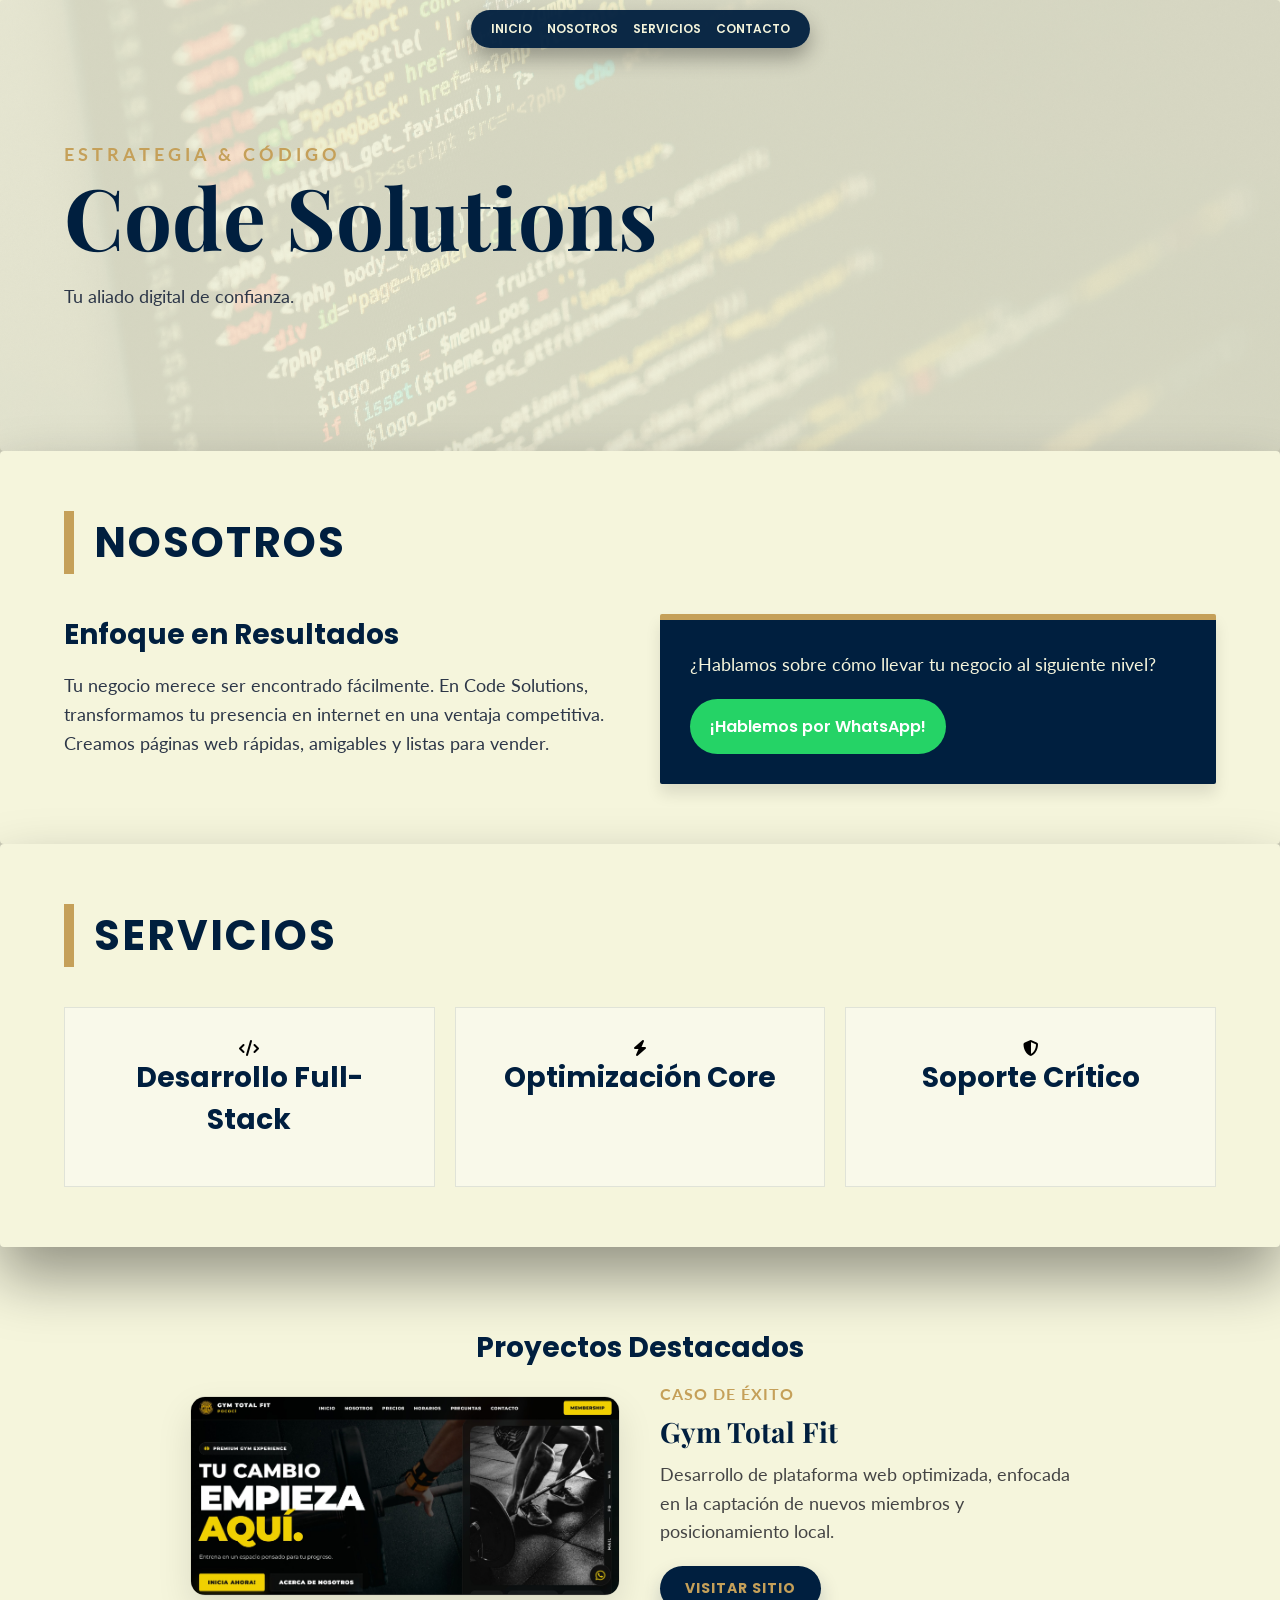
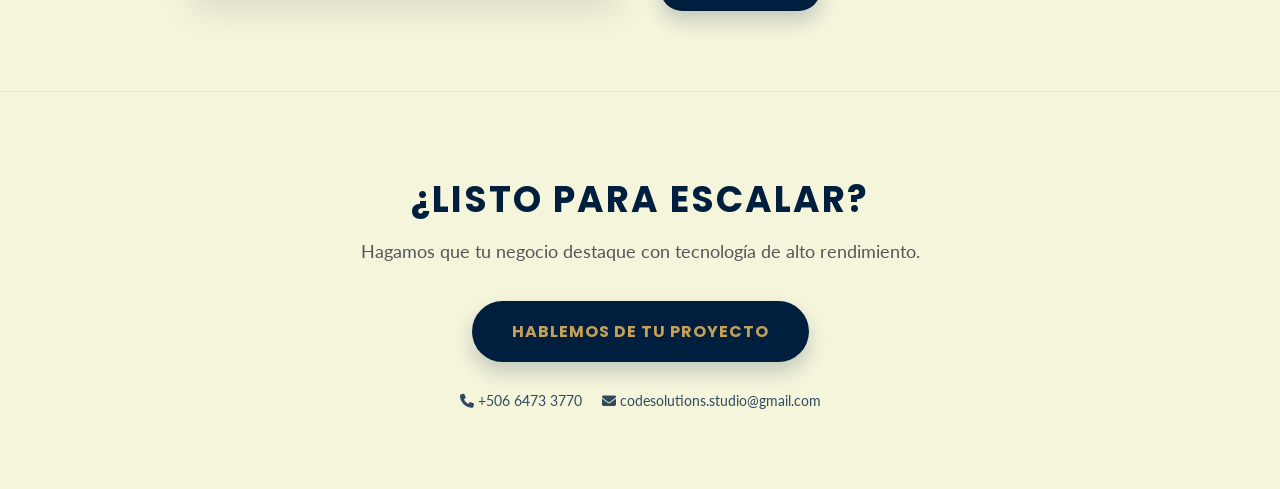
<file: index.html>
<!DOCTYPE html>
<html lang="es">
<head>
    <meta charset="UTF-8">
    <meta name="viewport" content="width=device-width, initial-scale=1.0">
    <title>Code Solutions | Arquitectura Digital</title>
    <link rel="icon" type="image/png" href="favicon.png">
    <link rel="stylesheet" href="style.css">
    <link rel="preconnect" href="https://fonts.googleapis.com">
    <link rel="preconnect" href="https://fonts.gstatic.com" crossorigin>
    <link href="https://fonts.googleapis.com/css2?family=Playfair+Display:wght@700&family=Lato:wght@300;400;700&family=Poppins:wght@500;600&display=swap" rel="stylesheet">
    <link rel="stylesheet" href="https://cdnjs.cloudflare.com/ajax/libs/font-awesome/6.5.1/css/all.min.css">
</head>
<body>

<!-- El menú se queda fuera para que sea persistente -->
<nav class="nav-bar">
    <a href="index.html">Inicio</a>
    <a href="nosotros.html">Nosotros</a>
    <a href="servicios.html">Servicios</a>
    <a href="contacto.html">Contacto</a>
</nav>

<!-- CONTENEDOR SWUP: Todo lo que esté aquí dentro se animará -->
<main id="swup" class="transition-fade">

    <section class="slide-container" id="inicio">
        <div class="slide-content">
            <p style="color: var(--gold); letter-spacing: 4px; font-weight: 700;">ESTRATEGIA & CÓDIGO</p>
            <h1>Code Solutions</h1>
            <p>Tu aliado digital de confianza.</p>
        </div>
    </section>

    <section class="slide-container" id="nosotros">
        <h2 class="slide-title">Nosotros</h2>
        <div class="content-area">
            <div class="two-column">
                <div>
                    <h3>Enfoque en Resultados</h3>
                    <p>Tu negocio merece ser encontrado fácilmente. En Code Solutions, transformamos tu presencia en internet en una ventaja competitiva. Creamos páginas web rápidas, amigables y listas para vender.</p>
                </div>
                <div class="tile">
                    <p>¿Hablamos sobre cómo llevar tu negocio al siguiente nivel?</p>
                    <a href="https://wa.me/50664733770" class="boton-whatsapp" target="_blank">
                         ¡Hablemos por WhatsApp!
                    </a>
                </div>
            </div>
        </div>
    </section>

    <section class="slide-container" id="servicios">
        <h2 class="slide-title">Servicios</h2>
        <div class="icon-grid">
            <div class="icon-tile">
                <i class="fa-solid fa-code"></i>
                <h3>Desarrollo Full-Stack</h3>
            </div>
            <div class="icon-tile">
                <i class="fa-solid fa-bolt"></i>
                <h3>Optimización Core</h3>
            </div>
            <div class="icon-tile">
                <i class="fa-solid fa-shield-halved"></i>
                <h3>Soporte Crítico</h3>
            </div>
        </div>
    </section>

<!-- Cambiamos background: var(--white) por background: var(--beige) -->
<section class="portfolio-preview" style="padding: 80px 20px; background: var(--beige); text-align: center;">
    <h3 class="section-title">Proyectos Destacados</h3>
    <div class="project-card" style="max-width: 900px; margin: 0 auto; display: flex; flex-wrap: wrap; align-items: center; gap: 40px; text-align: left;">
        
        <div class="project-image" style="flex: 1; min-width: 300px;">
            <!-- El borde y la sombra ayudan a que la imagen resalte sobre el beige -->
            <img src="GTF MAIN.jpg" alt="Gym Total Fit Project" style="width: 100%; border-radius: 15px; border: 1px solid rgba(0,0,0,0.1); box-shadow: 0 15px 35px rgba(0,0,0,0.1);">
        </div>

        <div class="project-info" style="flex: 1; min-width: 300px;">
            <span style="color: var(--gold); font-weight: bold; text-transform: uppercase; letter-spacing: 1px;">Caso de Éxito</span>
            <h4 style="font-size: 28px; color: var(--navy); margin: 10px 0; font-family: 'Playfair Display', serif;">Gym Total Fit</h4>
            <p style="color: #444;">Desarrollo de plataforma web optimizada, enfocada en la captación de nuevos miembros y posicionamiento local.</p> 
            <a href="https://www.gymtotalfit.lat" target="_blank" class="btn-cta" style="margin-top: 20px; padding: 12px 25px; font-size: 14px; display: inline-block;">Visitar Sitio</a>
        </div>

    </div>
</section>

    <section class="cta-section">
    <div class="cta-container">
        <h2>¿LISTO PARA ESCALAR?</h2>
        <p>Hagamos que tu negocio destaque con tecnología de alto rendimiento.</p>
        
        <a href="contacto.html" class="btn-cta">HABLEMOS DE TU PROYECTO</a>

        <div class="contact-info-sub">
            <span><i class="fa-solid fa-phone"></i> +506 6473 3770</span>
            <span><i class="fa-solid fa-envelope"></i> codesolutions.studio@gmail.com</span>
        </div>
    </div>

</section>
</main>
</body>
</html>
</file>
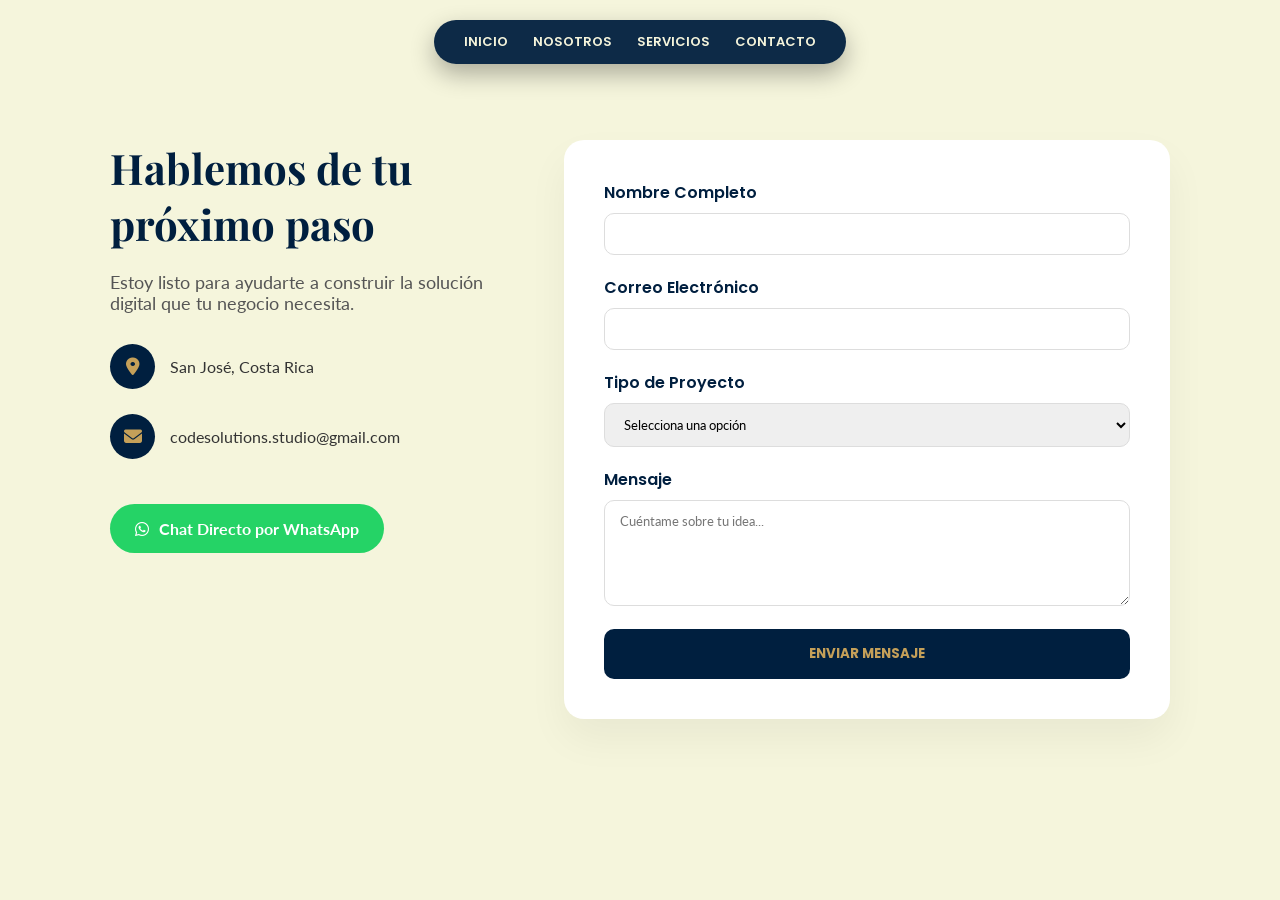
<file: contacto.html>
<!DOCTYPE html>
<html lang="es">
<head>
    <meta charset="UTF-8">
    <meta name="viewport" content="width=device-width, initial-scale=1.0">
    <title>Contacto | Code Solutions</title>
    
    <!-- Fuentes e Iconos -->
     <link rel="icon" href="favicon.png" type="image/x-icon">
    <link href="https://fonts.googleapis.com/css2?family=Playfair+Display:wght@700&family=Lato:wght@400;700&family=Poppins:wght@500;600;700&display=swap" rel="stylesheet">
    <link rel="stylesheet" href="https://cdnjs.cloudflare.com/ajax/libs/font-awesome/6.5.1/css/all.min.css">
    

    <style>
        /* --- VARIABLES --- */
        :root {
            --navy: #001F3F;
            --beige: #F5F5DC;
            --gold: #C5A059;
            --white: #FFFFFF;
        }

        /* --- RESET GENERAL --- */
        * { box-sizing: border-box; margin: 0; padding: 0; }
        
        body {
            background-color: var(--beige);
            font-family: 'Lato', sans-serif;
            color: #333;
            overflow-x: hidden;
        }

        /* --- NAV BAR UNIFICADO --- */
        .nav-bar {
            position: fixed;
            top: 20px;
            left: 50%;
            transform: translateX(-50%);
            background: rgba(0, 31, 63, 0.95);
            padding: 12px 30px !important;
            border-radius: 50px;
            display: flex !important;
            gap: 25px !important;
            align-items: center;
            z-index: 1000;
            box-shadow: 0 10px 25px rgba(0,0,0,0.3);
            width: auto !important;
            white-space: nowrap;
        }

        .nav-bar a {
            color: var(--beige);
            text-decoration: none;
            font-family: 'Poppins', sans-serif;
            font-size: 13px !important;
            font-weight: 600;
            text-transform: uppercase;
            transition: 0.3s;
        }

        .nav-bar a:hover { color: var(--gold); }

        /* --- SECCIÓN CONTACTO --- */
        .contact-container {
            max-width: 1100px;
            margin: 140px auto 80px;
            padding: 0 20px;
            display: grid;
            grid-template-columns: 1fr 1.5fr;
            gap: 50px;
        }

        /* Información de Contacto */
        .contact-info h2 {
            font-family: 'Playfair Display', serif;
            font-size: 42px;
            color: var(--navy);
            margin-bottom: 20px;
        }

        .contact-info p { margin-bottom: 30px; font-size: 1.1rem; color: #555; }

        .info-item {
            display: flex;
            align-items: center;
            gap: 15px;
            margin-bottom: 25px;
        }

        .info-item i {
            width: 45px;
            height: 45px;
            background: var(--navy);
            color: var(--gold);
            display: flex;
            align-items: center;
            justify-content: center;
            border-radius: 50%;
            font-size: 18px;
        }

        .whatsapp-btn {
            display: inline-flex;
            align-items: center;
            gap: 10px;
            background: #25D366;
            color: white;
            padding: 15px 25px;
            border-radius: 50px;
            text-decoration: none;
            font-weight: bold;
            margin-top: 20px;
            transition: 0.3s;
        }

        .whatsapp-btn:hover { transform: translateY(-3px); box-shadow: 0 10px 20px rgba(37, 211, 102, 0.3); }

        /* Formulario */
        .contact-form {
            background: var(--white);
            padding: 40px;
            border-radius: 20px;
            box-shadow: 0 20px 40px rgba(0,0,0,0.05);
        }

        .form-group { margin-bottom: 20px; }

        .form-group label {
            display: block;
            font-family: 'Poppins', sans-serif;
            font-weight: 600;
            margin-bottom: 8px;
            color: var(--navy);
        }

        .form-group input, .form-group select, .form-group textarea {
            width: 100%;
            padding: 12px 15px;
            border: 1px solid #ddd;
            border-radius: 10px;
            font-family: 'Lato', sans-serif;
            outline: none;
            transition: 0.3s;
        }

        .form-group input:focus { border-color: var(--gold); }

        .btn-send {
            background: var(--navy);
            color: var(--gold);
            width: 100%;
            padding: 15px;
            border: none;
            border-radius: 10px;
            font-family: 'Poppins', sans-serif;
            font-weight: 700;
            text-transform: uppercase;
            cursor: pointer;
            transition: 0.3s;
        }

        .btn-send:hover { background: var(--gold); color: var(--navy); }

        /* Responsivo */
        @media (max-width: 900px) {
            .contact-container { grid-template-columns: 1fr; }
            .contact-info { text-align: center; }
            .info-item { justify-content: center; }
        }
    </style>
</head>
<body>

    <nav class="nav-bar">
        <a href="index.html">Inicio</a>
        <a href="nosotros.html">Nosotros</a>
        <a href="servicios.html">Servicios</a>
        <a href="contacto.html">Contacto</a>
    </nav>

    <main id="swup" class="transition-fade">
        <section class="contact-container">
            
            <div class="contact-info">
                <h2>Hablemos de tu próximo paso</h2>
                <p>Estoy listo para ayudarte a construir la solución digital que tu negocio necesita.</p>
                
                <div class="info-item">
                    <i class="fa-solid fa-location-dot"></i>
                    <span> San José, Costa Rica</span>
                </div>
                
                <div class="info-item">
                    <i class="fa-solid fa-envelope"></i>
                    <span>codesolutions.studio@gmail.com</span>
                </div>

                <a href="https://wa.me/50664733770" class="whatsapp-btn" target="_blank">
                    <i class="fa-brands fa-whatsapp"></i> Chat Directo por WhatsApp
                </a>
            </div>

           <div class="contact-form">
    <!-- Solo debes cambiar 'TU_FORM_ID' por el código que te da Formspree -->
    <form action="https://formspree.io/f/maqvgpay" method="POST">
        <div class="form-group">
            <label>Nombre Completo</label>
            <input type="text" name="nombre" placeholder="    " required>
        </div>
        
        <div class="form-group">
            <label>Correo Electrónico</label>
            <input type="email" name="email" placeholder="     " required>
        </div>

        <div class="form-group">
            <label>Tipo de Proyecto</label>
            <select name="servicio" required>
                <option value="">Selecciona una opción</option>
                <option value="Desarrollo Web">Desarrollo Web</option>
                <option value="Mantenimiento Web">Mantenimiento Web</option>
                <option value="Consultoría Técnica">Consultoría Técnica</option>
            </select>
        </div>

        <div class="form-group">
            <label>Mensaje</label>
            <textarea name="mensaje" rows="5" placeholder="Cuéntame sobre tu idea..." required></textarea>
        </div>

        <button type="submit" class="btn-send">Enviar Mensaje</button>
    </form>
</div>

        </section>
    </main>

</body>
</html>
</file>
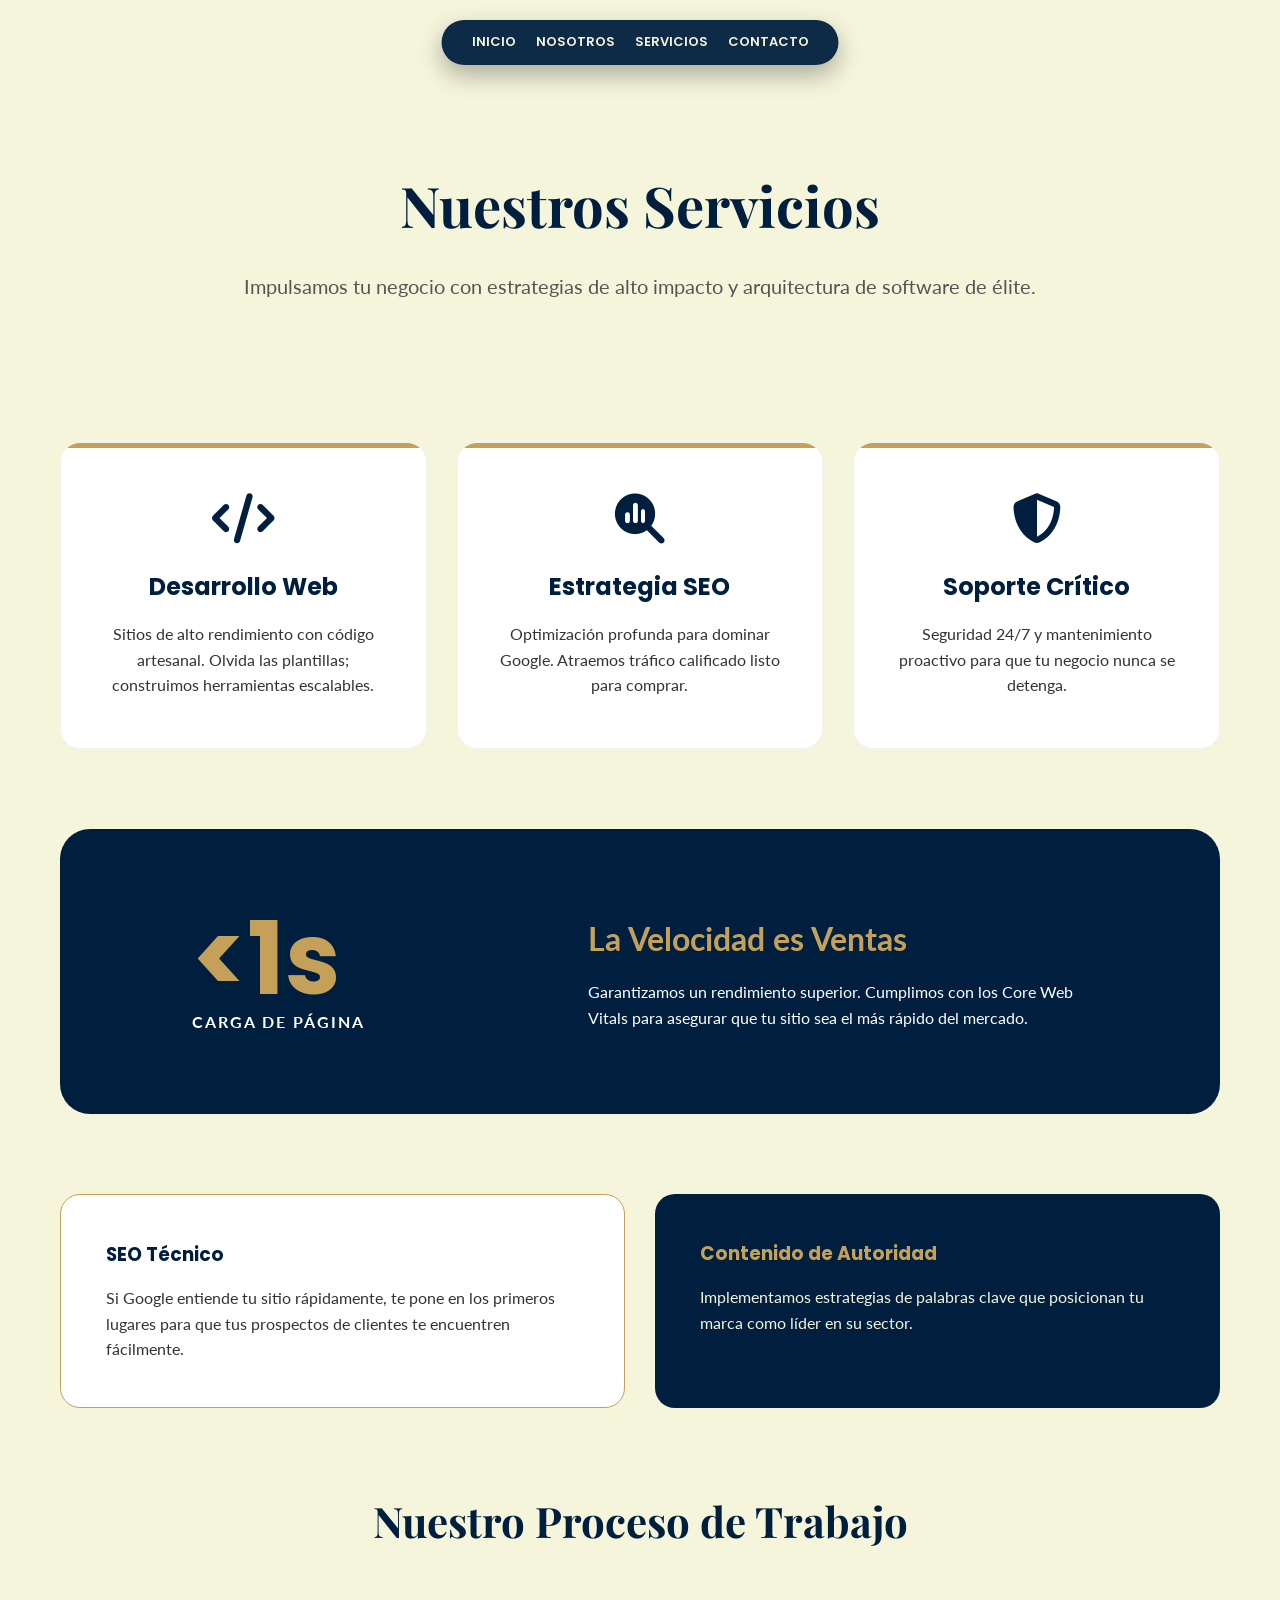
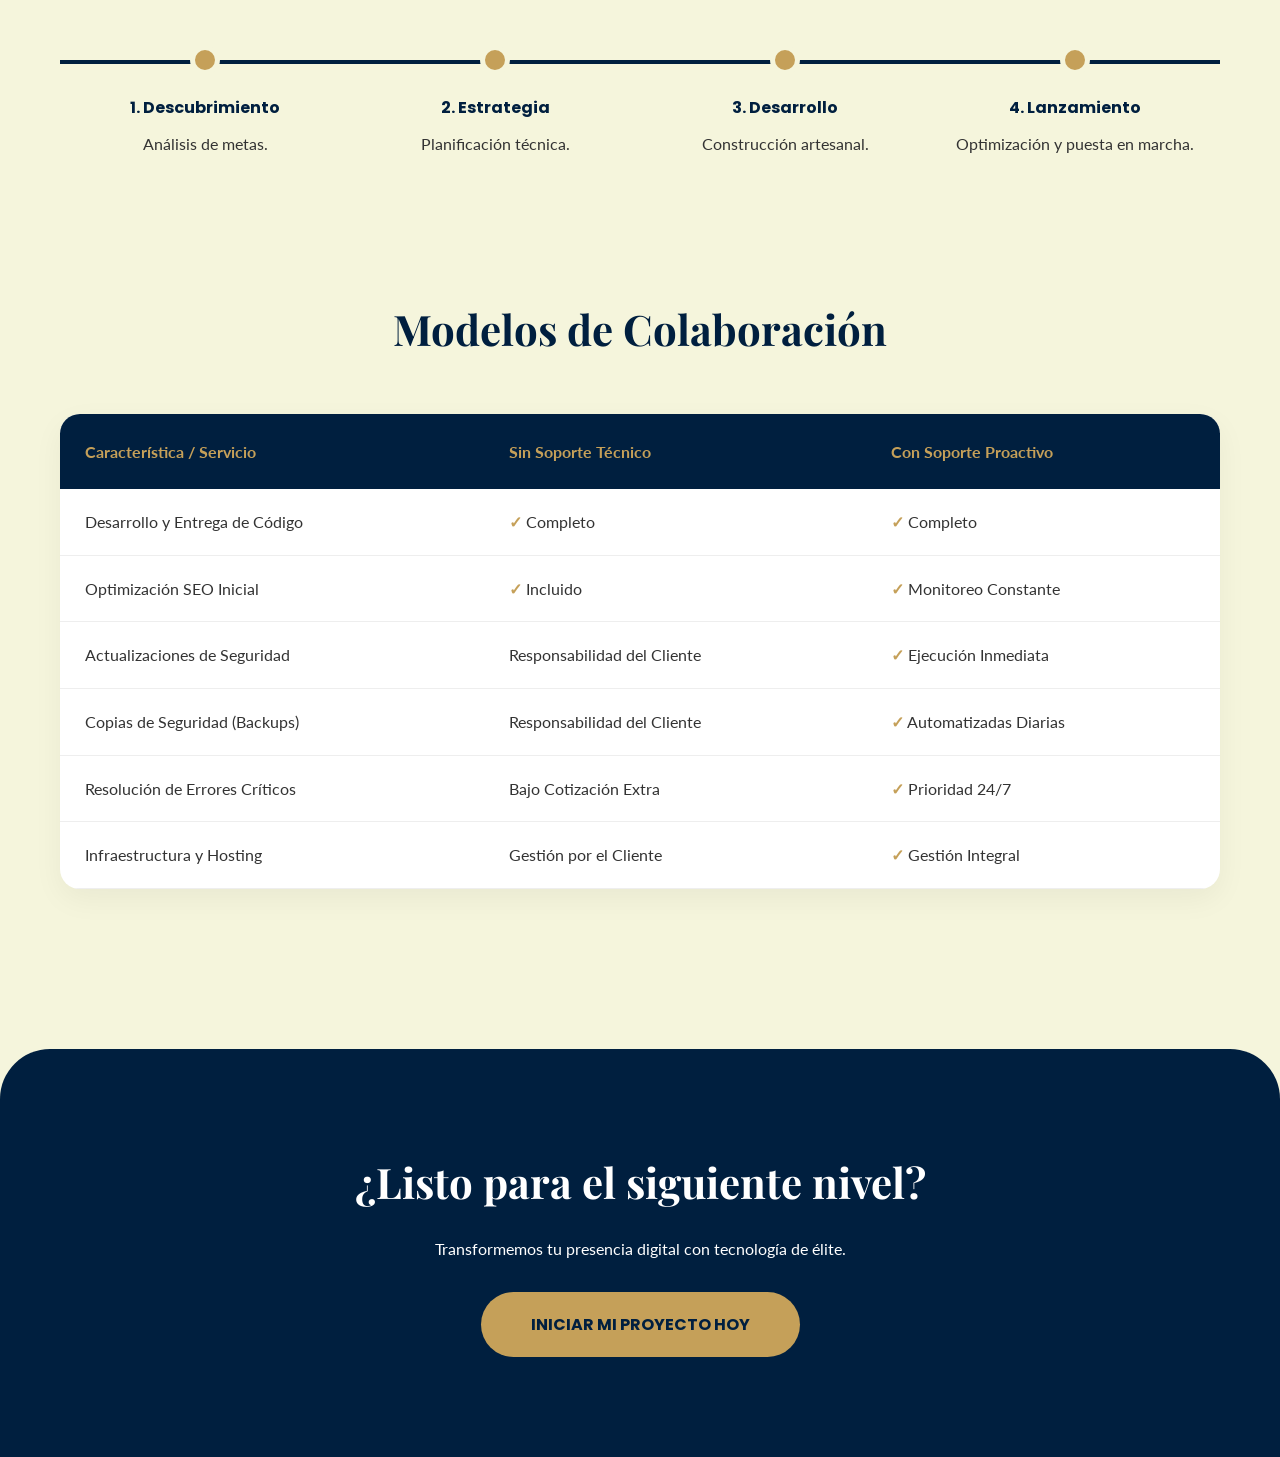
<file: servicios.html>
<!DOCTYPE html>
<html lang="es">
<head>
    <meta charset="UTF-8">
    <meta name="viewport" content="width=device-width, initial-scale=1.0">
    <title>Servicios | Code Solutions</title>
    
    <link rel="icon" href="favicon.png" type="image/x-icon">
    <link href="https://fonts.googleapis.com/css2?family=Playfair+Display:wght@700&family=Lato:wght@400;700&family=Poppins:wght@500;600;700&display=swap" rel="stylesheet">
    <link rel="stylesheet" href="https://cdnjs.cloudflare.com/ajax/libs/font-awesome/6.5.1/css/all.min.css">

    <style>
        /* --- VARIABLES DE MARCA --- */
        :root {
            --navy: #001F3F;
            --beige: #F5F5DC;
            --gold: #C5A059;
            --white: #FFFFFF;
            --menta: #a7f3d0;
            --gray: #f8fafc;
        }

        /* --- RESET --- */
        * { box-sizing: border-box; margin: 0; padding: 0; }
        
        body {
            background-color: var(--beige);
            font-family: 'Lato', sans-serif;
            color: #333;
            line-height: 1.6;
            overflow-x: hidden;
        }

        /* --- NAVEGACIÓN --- */
        .nav-bar {
            position: fixed;
            top: 20px;
            left: 50%;
            transform: translateX(-50%);
            background: rgba(0, 31, 63, 0.95);
            padding: 12px 30px;
            border-radius: 50px;
            display: flex;
            gap: 20px;
            z-index: 1000;
            box-shadow: 0 10px 25px rgba(0,0,0,0.3);
        }

        .nav-bar a {
            color: var(--beige);
            text-decoration: none;
            font-family: 'Poppins', sans-serif;
            font-size: 13px;
            font-weight: 600;
            text-transform: uppercase;
            transition: color 0.3s;
        }

        .nav-bar a:hover { color: var(--gold); }

        /* --- HERO SECTION --- */
        .services-hero {
            padding: 160px 20px 80px;
            text-align: center;
            background: linear-gradient(rgba(245, 245, 220, 0.85), rgba(245, 245, 220, 0.85)), url('https://images.unsplash.com/photo-1460925895917-afdab827c52f?q=80&w=2426&auto=format&fit=crop');
            background-size: cover;
            background-position: center;
        }

        .services-hero h1 {
            font-family: 'Playfair Display', serif;
            font-size: 56px;
            color: var(--navy);
            margin-bottom: 20px;
        }

        .services-hero p {
            font-size: 20px;
            max-width: 800px;
            margin: 0 auto;
            color: #555;
        }

        /* --- CONTENEDOR PRINCIPAL --- */
        .main-container {
            max-width: 1200px;
            margin: 0 auto;
            padding: 60px 20px;
        }

        /* --- GRID DE SERVICIOS --- */
        .services-grid {
            display: grid;
            grid-template-columns: repeat(auto-fit, minmax(350px, 1fr));
            gap: 30px;
            margin-bottom: 80px;
        }

        .service-card {
            background: var(--white);
            padding: 50px 40px;
            border-radius: 20px;
            text-align: center;
            transition: all 0.3s ease;
            border: 1px solid rgba(0,0,0,0.05);
            position: relative;
            overflow: hidden;
        }

        .service-card::before {
            content: '';
            position: absolute;
            top: 0; left: 0; width: 100%; height: 5px;
            background: var(--gold);
            transition: height 0.3s ease;
        }

        .service-card:hover {
            transform: translateY(-10px);
            box-shadow: 0 20px 40px rgba(0,31,63,0.1);
        }

        .service-card:hover::before { height: 10px; }

        .service-card i {
            font-size: 50px;
            color: var(--navy);
            margin-bottom: 25px;
        }

        .service-card h3 {
            font-family: 'Poppins', sans-serif;
            font-size: 24px;
            color: var(--navy);
            margin-bottom: 15px;
        }

        /* --- MÉTRICA VELOCIDAD --- */
        .metric-box {
            background: var(--navy);
            color: var(--white);
            padding: 80px 40px;
            border-radius: 30px;
            display: flex;
            align-items: center;
            justify-content: space-around;
            flex-wrap: wrap;
            margin-bottom: 80px;
            gap: 40px;
        }

        .metric-number h2 {
            font-size: 100px;
            font-family: 'Poppins', sans-serif;
            color: var(--gold);
            line-height: 1;
        }

        .metric-number p {
            text-transform: uppercase;
            letter-spacing: 2px;
            font-weight: 700;
            text-align: center;
        }

        .metric-text { max-width: 500px; }
        .metric-text h3 { font-size: 32px; margin-bottom: 15px; color: var(--gold); }

        /* --- SEO DETALLE --- */
        .seo-detail-grid {
            display: grid;
            grid-template-columns: 1fr 1fr;
            gap: 30px;
            margin-bottom: 80px;
        }

        .seo-card {
            padding: 45px;
            border-radius: 20px;
            transition: transform 0.3s ease;
        }

        .seo-dark { background: var(--navy); color: var(--beige); }
        .seo-light { background: var(--white); border: 1px solid var(--gold); }

        .seo-card h3 { margin-bottom: 15px; font-family: 'Poppins', sans-serif; }

        /* --- PROCESO DE TRABAJO --- */
        .process-section { margin-bottom: 100px; }
        .section-title {
            text-align: center;
            font-family: 'Playfair Display', serif;
            font-size: 42px;
            color: var(--navy);
            margin-bottom: 50px;
        }

        .timeline {
            display: flex;
            justify-content: space-between;
            position: relative;
            padding: 40px 0;
        }

        .timeline::before {
            content: '';
            position: absolute;
            top: 55px;
            left: 0;
            width: 100%;
            height: 4px;
            background: var(--navy);
            z-index: 1;
        }

        .step {
            flex: 1;
            text-align: center;
            position: relative;
            z-index: 2;
            padding: 0 15px;
        }

        .dot {
            width: 30px;
            height: 30px;
            background: var(--gold);
            border: 5px solid var(--beige);
            border-radius: 50%;
            margin: 0 auto 20px;
        }

        .step h4 { font-family: 'Poppins', sans-serif; color: var(--navy); margin-bottom: 10px; }

        /* --- TABLA DE PLANES --- */
        .pricing-section { margin-bottom: 100px; }
        .table-container {
            overflow-x: auto;
            background: var(--white);
            border-radius: 20px;
            box-shadow: 0 10px 30px rgba(0,0,0,0.05);
        }

        table { width: 100%; border-collapse: collapse; min-width: 600px; }
        th { background: var(--navy); color: var(--gold); padding: 25px; text-align: left; }
        td { padding: 20px 25px; border-bottom: 1px solid #eee; }
        .check-icon { color: var(--gold); font-weight: bold; }

        /* --- CTA FINAL --- */
        .cta-section {
            text-align: center;
            padding: 100px 20px;
            background-color: var(--navy);
            color: var(--white);
            border-radius: 50px 50px 0 0;
        }

        .cta-section h2 { font-family: 'Playfair Display', serif; font-size: 42px; margin-bottom: 20px; }

        .btn-cta {
            background-color: var(--gold);
            color: var(--navy);
            padding: 20px 50px;
            text-decoration: none;
            font-family: 'Poppins', sans-serif;
            font-weight: 700;
            border-radius: 50px;
            text-transform: uppercase;
            display: inline-block;
            margin-top: 30px;
            transition: all 0.3s ease;
        }

        .btn-cta:hover { transform: translateY(-5px); background-color: var(--white); }

        /* --- RESPONSIVE --- */
        @media (max-width: 768px) {
            .services-hero h1 { font-size: 38px; }
            .seo-detail-grid { grid-template-columns: 1fr; }
            .timeline { flex-direction: column; gap: 40px; }
            .timeline::before { display: none; }
            .metric-box { text-align: center; }
            .nav-bar { width: 90%; justify-content: space-around; padding: 10px; }
        }
    </style>
</head>
<body>

    <nav class="nav-bar">
        <a href="index.html">Inicio</a>
        <a href="nosotros.html">Nosotros</a>
        <a href="servicios.html">Servicios</a>
        <a href="contacto.html">Contacto</a>
    </nav>

    <header class="services-hero">
        <h1>Nuestros Servicios</h1>
        <p>Impulsamos tu negocio con estrategias de alto impacto y arquitectura de software de élite.</p>
    </header>

    <main class="main-container">
        
        <section class="services-grid">
            <div class="service-card">
                <i class="fa-solid fa-code"></i>
                <h3>Desarrollo Web</h3>
                <p>Sitios de alto rendimiento con código artesanal. Olvida las plantillas; construimos herramientas escalables.</p>
            </div>
            <div class="service-card">
                <i class="fa-solid fa-magnifying-glass-chart"></i>
                <h3>Estrategia SEO</h3>
                <p>Optimización profunda para dominar Google. Atraemos tráfico calificado listo para comprar.</p>
            </div>
            <div class="service-card">
                <i class="fa-solid fa-shield-halved"></i>
                <h3>Soporte Crítico</h3>
                <p>Seguridad 24/7 y mantenimiento proactivo para que tu negocio nunca se detenga.</p>
            </div>
        </section>

        <section class="metric-box">
            <div class="metric-number">
                <h2>&lt;1s</h2>
                <p>Carga de Página</p>
            </div>
            <div class="metric-text">
                <h3>La Velocidad es Ventas</h3>
                <p>Garantizamos un rendimiento superior. Cumplimos con los Core Web Vitals para asegurar que tu sitio sea el más rápido del mercado.</p>
            </div>
        </section>

        <section class="seo-detail-grid">
            <div class="seo-card seo-light">
                <h3 style="color: var(--navy);">SEO Técnico</h3>
                <p>Si Google entiende tu sitio rápidamente, te pone en los primeros lugares para que tus prospectos de clientes te encuentren fácilmente.</p>
            </div>
            <div class="seo-card seo-dark">
                <h3 style="color: var(--gold);">Contenido de Autoridad</h3>
                <p>Implementamos estrategias de palabras clave que posicionan tu marca como líder en su sector.</p>
            </div>
        </section>

        <section class="process-section">
            <h2 class="section-title">Nuestro Proceso de Trabajo</h2>
            <div class="timeline">
                <div class="step">
                    <div class="dot"></div>
                    <h4>1. Descubrimiento</h4>
                    <p>Análisis de metas.</p>
                </div>
                <div class="step">
                    <div class="dot"></div>
                    <h4>2. Estrategia</h4>
                    <p>Planificación técnica.</p>
                </div>
                <div class="step">
                    <div class="dot"></div>
                    <h4>3. Desarrollo</h4>
                    <p>Construcción artesanal.</p>
                </div>
                <div class="step">
                    <div class="dot"></div>
                    <h4>4. Lanzamiento</h4>
                    <p>Optimización y puesta en marcha.</p>
                </div>
            </div>
        </section>

        <section class="pricing-section">
    <h2 class="section-title">Modelos de Colaboración</h2>
    <div class="table-container">
        <table>
            <thead>
                <tr>
                    <th>Característica / Servicio</th>
                    <th>Sin Soporte Técnico</th>
                    <th>Con Soporte Proactivo</th>
                </tr>
            </thead>
            <tbody>
                <tr>
                    <td>Desarrollo y Entrega de Código</td>
                    <td><span class="check-icon">✓</span> Completo</td>
                    <td><span class="check-icon">✓</span> Completo</td>
                </tr>
                <tr>
                    <td>Optimización SEO Inicial</td>
                    <td><span class="check-icon">✓</span> Incluido</td>
                    <td><span class="check-icon">✓</span> Monitoreo Constante</td>
                </tr>
                <tr>
                    <td>Actualizaciones de Seguridad</td>
                    <td>Responsabilidad del Cliente</td>
                    <td><span class="check-icon">✓</span> Ejecución Inmediata</td>
                </tr>
                <tr>
                    <td>Copias de Seguridad (Backups)</td>
                    <td>Responsabilidad del Cliente</td>
                    <td><span class="check-icon">✓</span> Automatizadas Diarias</td>
                </tr>
                <tr>
                    <td>Resolución de Errores Críticos</td>
                    <td>Bajo Cotización Extra</td>
                    <td><span class="check-icon">✓</span> Prioridad 24/7</td>
                </tr>
                <tr>
                    <td>Infraestructura y Hosting</td>
                    <td>Gestión por el Cliente</td>
                    <td><span class="check-icon">✓</span> Gestión Integral</td>
                </tr>
            </tbody>
        </table>
    </div>
</section>

    </main>

    <section class="cta-section">
        <div class="cta-container">
            <h2>¿Listo para el siguiente nivel?</h2>
            <p>Transformemos tu presencia digital con tecnología de élite.</p>
            <a href="contacto.html" class="btn-cta">Iniciar mi proyecto hoy</a>
        </div>
    </section>

</body>
</html>
</file>
<file: style.css>
/* 1. SETUP Y VARIABLES DE ESTILO */
:root {
    --navy: #001F3F;
    --beige: #F5F5DC;
    --slate: #708090;
    --gold: #C5A059;
    --white: #FFFFFF;
}

* { 
    box-sizing: border-box; 
    margin: 0; 
    padding: 0; 
}

body {
    background-color: var(--beige);
    display: flex;
    flex-direction: column;
    align-items: center;
    font-family: 'Lato', sans-serif;
    scroll-behavior: smooth;
    overflow-x: hidden;
    width: 100%;
}

/* 2. ESTRUCTURA DE SECCIÓN */
.slide-container {
    width: 100%;
    max-width: 1280px;
    background-color: var(--beige);
    position: relative;
    display: flex;
    flex-direction: column;
    padding: 60px 5%; 
    box-shadow: 0 30px 60px rgba(0,0,0,0.4);
    border-radius: 4px;
    margin: 0 auto;
}

.slide-content { 
    position: relative; 
    z-index: 1; 
    display: flex; 
    flex-direction: column; 
    height: 100%; 
    width: 100%;
}

/* 3. TIPOGRAFÍA */
h1 { 
    font-family: 'Playfair Display', serif; 
    font-size: clamp(32px, 8vw, 85px); 
    color: var(--navy); 
    line-height: 1.1; 
    margin-bottom: 20px; 
    word-wrap: break-word;
}

.slide-title { 
    font-family: 'Poppins', sans-serif; 
    font-size: clamp(24px, 5vw, 42px); 
    color: var(--navy); 
    margin-bottom: 40px; 
    border-left: 10px solid var(--gold); 
    padding-left: 20px; 
    text-transform: uppercase; 
    letter-spacing: 2px; 
}

h3 { 
    font-family: 'Poppins', sans-serif; 
    font-size: 28px; 
    color: var(--navy); 
    margin-bottom: 15px; 
}

p, li { 
    font-size: 18px; 
    color: #2d3748; 
    line-height: 1.6; 
}

/* 4. COMPONENTES */
.content-area { 
    flex-grow: 1; 
    display: flex; 
    flex-direction: column; 
    justify-content: center; 
    width: 100%; 
}

.two-column { 
    display: grid; 
    grid-template-columns: repeat(auto-fit, minmax(300px, 1fr)); 
    gap: 40px; 
    width: 100%; 
    align-items: start; 
}

.tile {
    background: var(--navy);
    color: var(--beige);
    padding: 30px;
    border-radius: 2px;
    border-top: 6px solid var(--gold);
    box-shadow: 0 10px 15px rgba(0,0,0,0.1);
    width: 100%;
}

.tile p {
    color: var(--beige);
    font-size: 18px;
}

.icon-grid { 
    display: grid; 
    grid-template-columns: repeat(auto-fit, minmax(250px, 1fr)); 
    gap: 20px; 
    width: 100%;
}

.icon-tile { 
    text-align: center; 
    padding: 30px; 
    background: rgba(255,255,255,0.4); 
    border: 1px solid rgba(0,31,63,0.1); 
}

/* Barra de Navegación */
.nav-bar {
    position: fixed;
    top: 10px;
    background: rgba(0, 31, 63, 0.95);
    padding: 10px 20px;
    border-radius: 50px;
    display: flex;
    gap: 15px;
    z-index: 1000;
    box-shadow: 0 10px 20px rgba(0,0,0,0.3);
    max-width: 95%;
}

.nav-bar a { 
    color: var(--beige); 
    text-decoration: none; 
    font-family: 'Poppins', sans-serif; 
    font-size: 12px; 
    font-weight: 600; 
    text-transform: uppercase; 
}

/* WhatsApp */
.boton-whatsapp {
    display: block;
    background-color: #25D366; 
    color: var(--white);
    padding: 15px 20px;
    text-decoration: none;
    border-radius: 50px; 
    font-family: 'Poppins', sans-serif;
    font-weight: 600;
    margin-top: 20px; 
    text-align: center;
    width: fit-content;
}

/* --- SECCIÓN DE INICIO --- */
#inicio {
    background-image: 
        linear-gradient(rgba(245, 245, 220, 0.85), rgba(245, 245, 220, 0.85)), 
        url('headerweb.jpg');
    background-size: cover;
    background-position: center;
    background-repeat: no-repeat;
}

#inicio .slide-content {
    padding: 80px 0;
}

/* --- AJUSTES MÓVILES --- */
@media (max-width: 600px) {
    body { padding: 10px 0; }
    .slide-container {
        padding: 40px 20px;
        border-radius: 0;
    }
    .nav-bar {
        gap: 10px;
        padding: 8px 15px;
    }
    .nav-bar a { font-size: 10px; }
    .two-column {
        grid-template-columns: 1fr;
    }
}

/* ============================================================
   LÓGICA DE TRANSICIÓN SWUP (AÑADIDO)
   ============================================================ */

/* Esto asegura que el contenido desaparezca suavemente */
.transition-fade {
    transition: 0.4s cubic-bezier(0.4, 0, 0.2, 1);
    opacity: 1;
}

/* Cuando Swup está cambiando de página, el contenido se oculta */
html.is-changing .transition-fade {
    opacity: 0;
    transform: translateY(15px); /* Efecto de caída suave */
}
/* --- SECCIÓN CTA --- */
.cta-section {
    text-align: center;
    padding: 80px 20px;
    background-color: var(--beige); /* O el fondo que prefieras */
    border-top: 1px solid rgba(0,0,0,0.05);
}

.cta-container h2 {
    font-family: 'Poppins', sans-serif; /* O la que uses en Index */
    font-size: 36px;
    color: var(--navy);
    margin-bottom: 10px;
    letter-spacing: 2px;
}

.cta-container p {
    font-size: 18px;
    margin-bottom: 35px;
    color: #555;
}

/* EL BOTÓN */
.btn-cta {
    background-color: var(--navy);
    color: var(--gold);
    padding: 18px 40px;
    text-decoration: none;
    font-family: 'Poppins', sans-serif;
    font-weight: 700;
    border-radius: 50px;
    text-transform: uppercase;
    letter-spacing: 1px;
    transition: all 0.3s ease;
    display: inline-block;
    box-shadow: 0 10px 20px rgba(0,31,63,0.2);
    border: none;
    cursor: pointer;
}

.btn-cta:hover {
    background-color: var(--gold);
    color: var(--navy);
    transform: translateY(-3px);
    box-shadow: 0 15px 30px rgba(197, 160, 89, 0.4);
}

/* Estilo para los datos de abajo (opcional) */
.contact-info-sub {
    margin-top: 30px;
    display: flex;
    justify-content: center;
    gap: 20px;
    font-size: 14px;
    color: var(--navy);
    opacity: 0.8;
}
</file>
